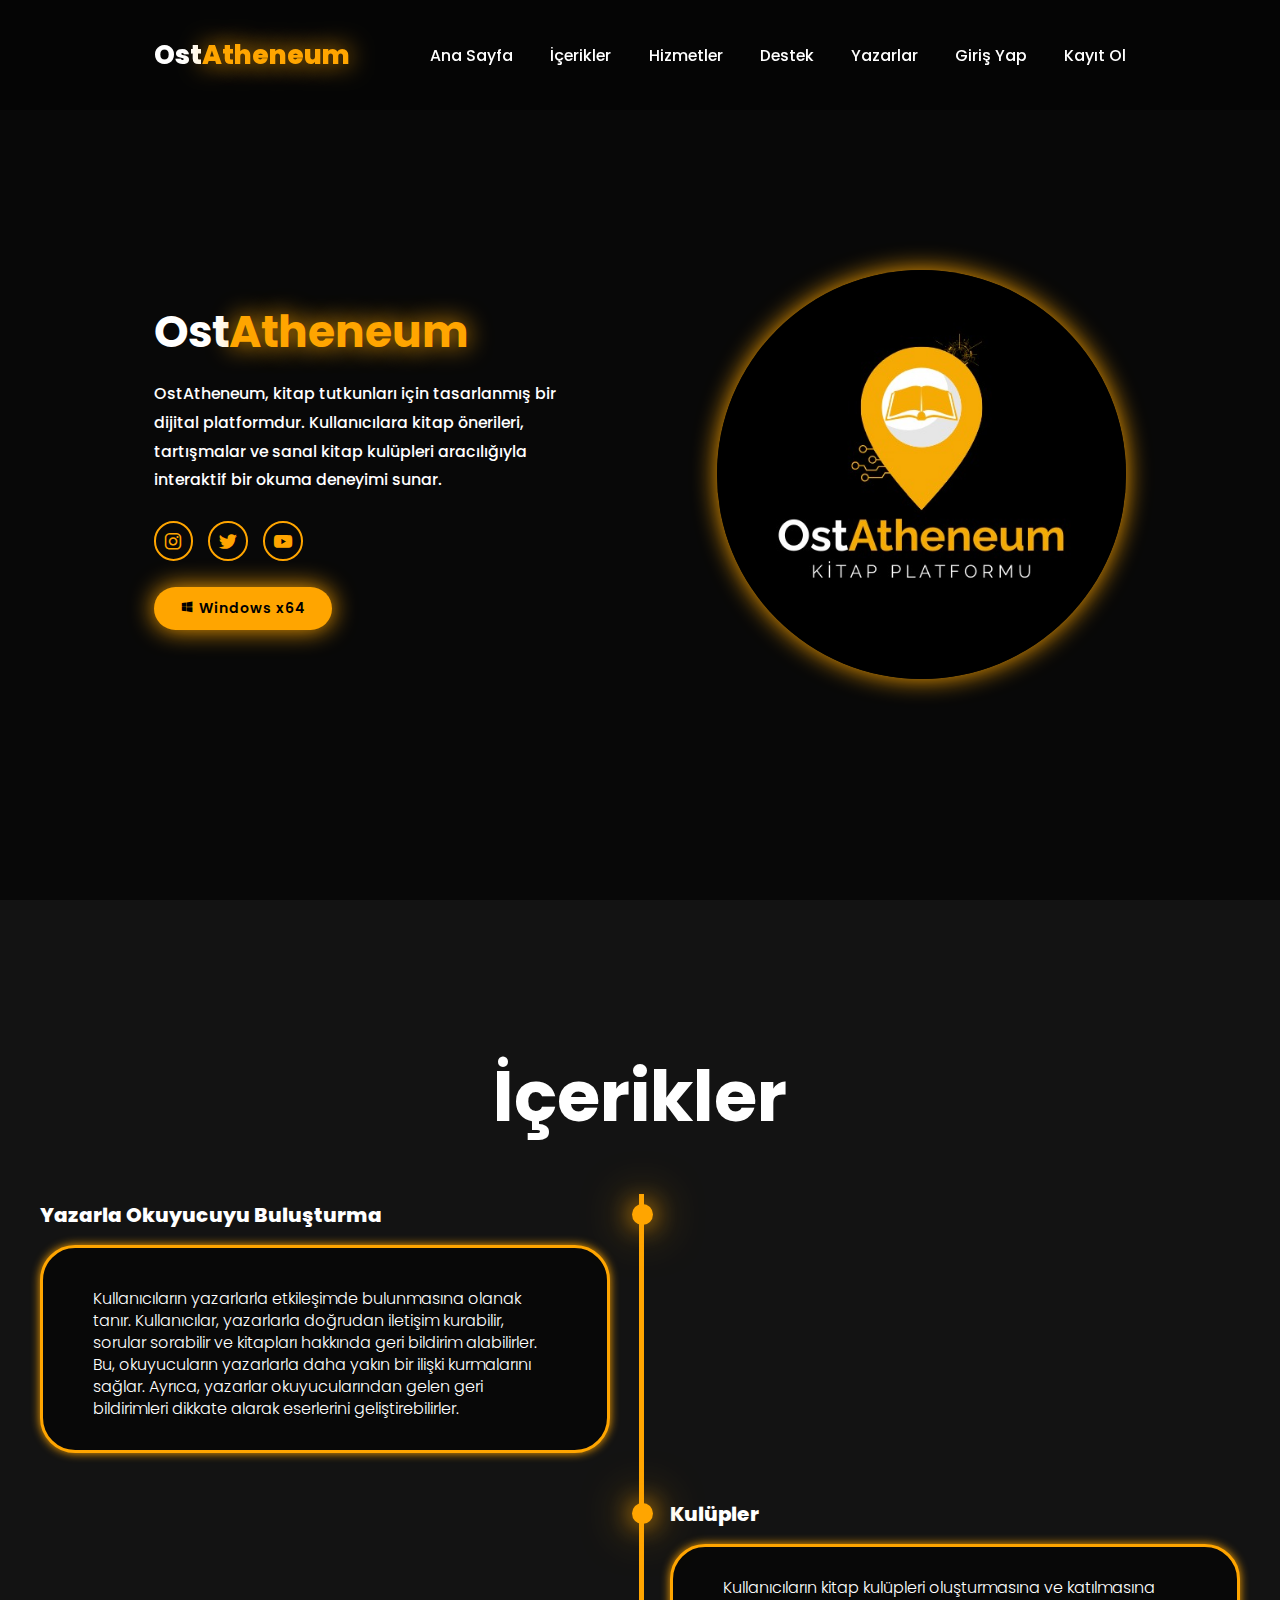
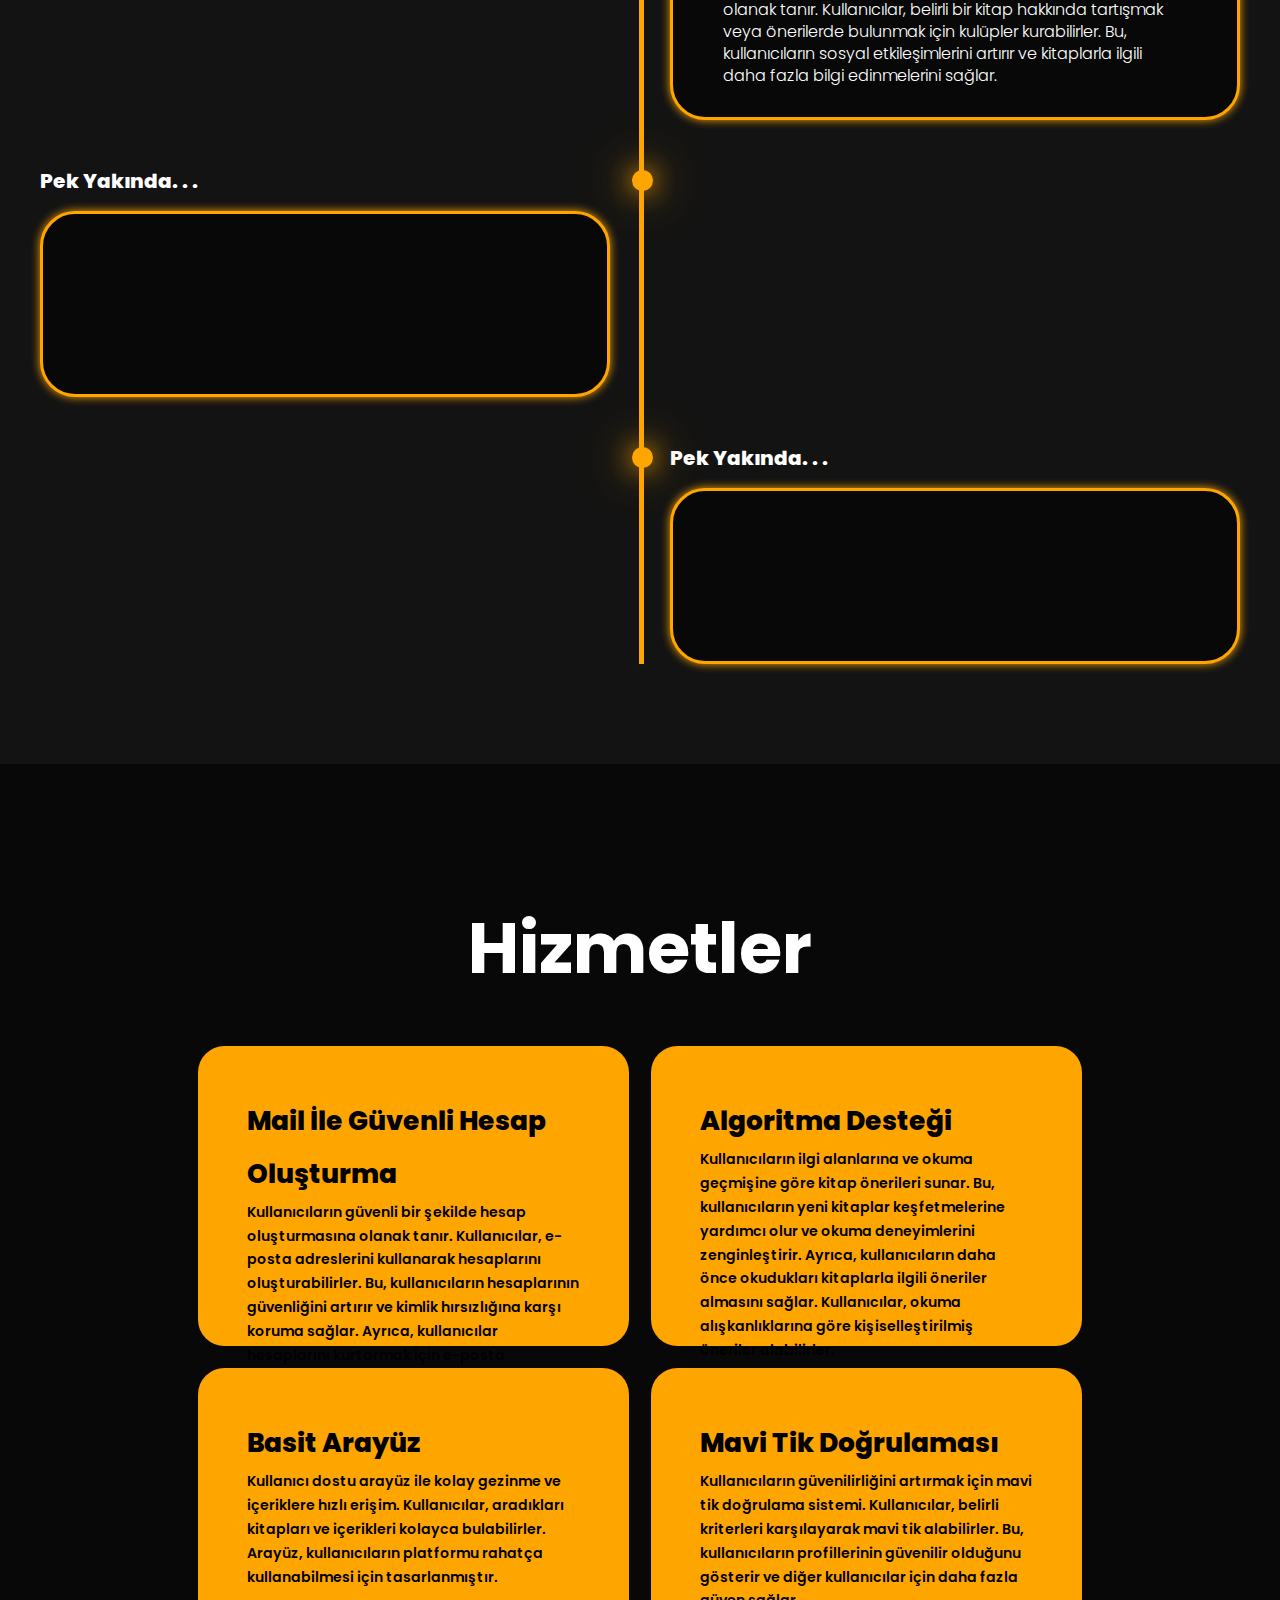
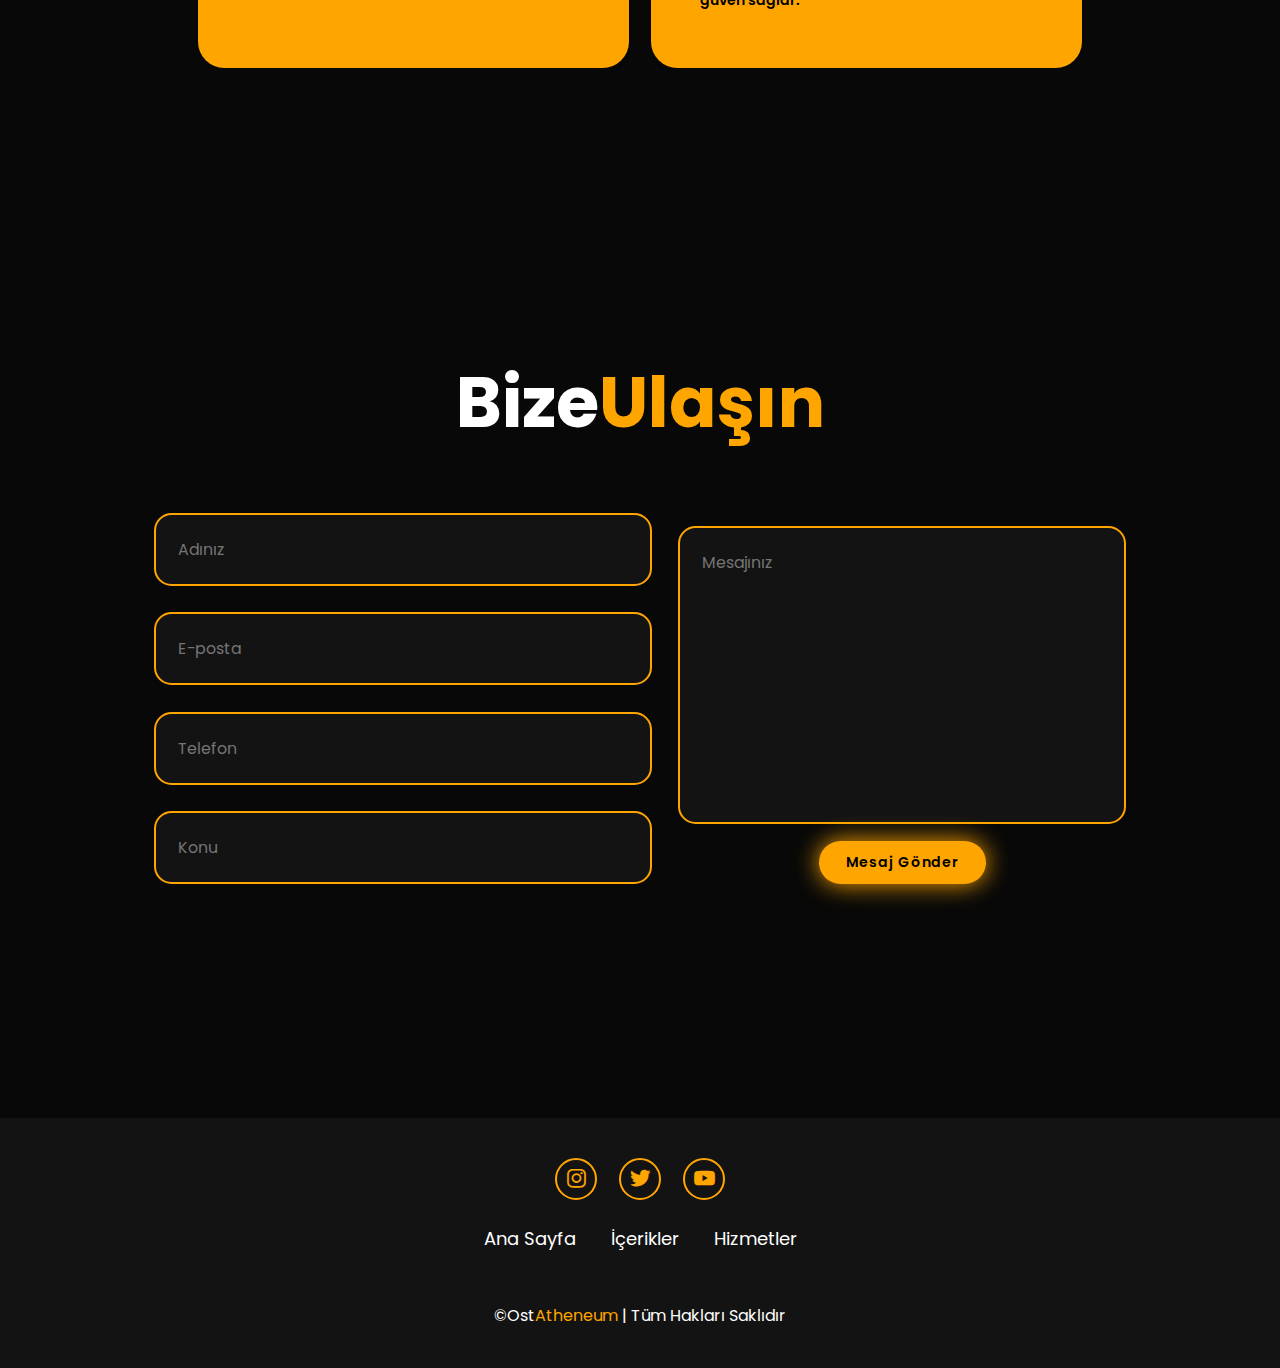
<file: index.html>
<!DOCTYPE html>
<html lang="en">
  <head>
    <meta charset="UTF-8" />

    <meta name="viewport" content="width=device-width, initial-scale=1.0" />

    <title>OstAtheneum</title>

    <link rel="shortcut icon" href="img/logo.jpg" type="image/x-icon" />

    <link rel="stylesheet" href="style.css  " />

    <link
      href="https://unpkg.com/boxicons@2.1.4/css/boxicons.min.css"
      rel="stylesheet"
    />
  </head>
  <body>
    <!-- HEADER START -->
    <header class="header">
      <a href="#home" class="logo">Ost<span>Atheneum</span> </a>

      <i class="bx bx-menu" id="menu-icon"></i>

      <nav class="navbar">
        <a href="#home" class="active">Ana Sayfa</a>
        <a href="#education">İçerikler</a>
        <a href="#services">Hizmetler</a>
        <a href="#contact">Destek</a>
        <a href="yazarlar.html">Yazarlar</a>
        <a href="giriş.html">Giriş Yap</a>
        <a href="kayıt.html">Kayıt Ol</a>
      </nav>
    </header>
    <!-- HEADER END -->

    <!-- HOME START -->
    <section class="home" id="home">
      <div class="home-content">
        <h1>Ost<span class="ath">Atheneum</span></h1>
        <h3 class="text-animation"><span></span></h3>
        <p>
          OstAtheneum, kitap
          tutkunları için
          tasarlanmış bir dijital
          platformdur.
          Kullanıcılara kitap
          önerileri, tartışmalar
          ve sanal kitap
          kulüpleri aracılığıyla
          interaktif bir okuma
          deneyimi sunar.
        </p>

        <div class="social-icons">
          <a href="https://www.instagram.com/ostatheneum?utm_source=ig_web_button_share_sheet&igsh=ZDNlZDc0MzIxNw==" target="_blank"> <i class="bx bxl-instagram"></i> </a>
          <a href="https://x.com/OstAtheneum" target="_blank"> <i class="bx bxl-twitter"></i> </a>
          <a href="https://www.youtube.com/@OstAtheneum" target="_blank"> <i class="bx bxl-youtube"></i> </a>
        </div>

        <div class="btn-group">
          <a href="#" class="btn" ><i class="bx bxl-windows"></i> Windows x64</a>
          
        </div>
      </div>

      <div class="home-img">
        <img src="img/logo.jpg" alt="" />
      </div>
    </section>
    <!-- HOME END -->

    <!-- EDUCATION START -->
    <section class="education" id="education">
      <h2 class="heading">İçerikler</h2>

      <div class="timeline-items">
        <div class="timeline-item">
          <div class="timeline-dot"></div>
          <div class="timeline-date">Yazarla Okuyucuyu Buluşturma</div>
          <div class="timeline-content">
            <h3></h3>
            <p>
              Kullanıcıların yazarlarla etkileşimde bulunmasına olanak tanır.
              Kullanıcılar, yazarlarla doğrudan iletişim kurabilir, sorular sorabilir ve kitapları hakkında geri bildirim alabilirler.
              Bu, okuyucuların yazarlarla daha yakın bir ilişki kurmalarını sağlar.
              Ayrıca, yazarlar okuyucularından gelen geri bildirimleri dikkate alarak eserlerini geliştirebilirler.
            </p>
          </div>
        </div>

        <div class="timeline-item">
          <div class="timeline-dot"></div>
          <div class="timeline-date">Kulüpler</div>
          <div class="timeline-content">
            <!-- <h3>Kulüpler</h3> -->
            <p>
              Kullanıcıların kitap kulüpleri oluşturmasına ve katılmasına olanak tanır.
              Kullanıcılar, belirli bir kitap hakkında tartışmak veya önerilerde bulunmak için kulüpler kurabilirler.
              Bu, kullanıcıların sosyal etkileşimlerini artırır ve kitaplarla ilgili daha fazla bilgi edinmelerini sağlar.
            </p>
          </div>
        </div>

        <div class="timeline-item">
          <div class="timeline-dot"></div>
          <div class="timeline-date">Pek Yakında. . .</div>
          <div class="timeline-content">
            <h3></h3>
            <p><br>
              <br>
              <br>
              <br>
              <br>
            </p>
              
          </div>
        </div>

        <div class="timeline-item">
          <div class="timeline-dot"></div>
          <div class="timeline-date">Pek Yakında. . .</div>
          <div class="timeline-content">
            <p>
              <br>
              <br>
              <br>
              <br>
              <br>
            </p>
          </div>
        </div>
      </div>
    </section>
    <!-- EDUCATION END -->

    <!-- SERVICES START -->
    <section id="services" class="services">
      <h2 class="heading">Hizmetler</h2>

      <div class="services-container">
        <div class="service-box">
          <div class="service-info">
            <h4>Mail İle Güvenli Hesap Oluşturma</h4>
            <p>
              Kullanıcıların güvenli bir şekilde hesap oluşturmasına olanak tanır.
              Kullanıcılar, e-posta adreslerini kullanarak hesaplarını oluşturabilirler.
              Bu, kullanıcıların hesaplarının güvenliğini artırır ve kimlik hırsızlığına karşı koruma sağlar.
              Ayrıca, kullanıcılar hesaplarını kurtarmak için e-posta adreslerini kullanabilirler.
            </p>
          </div>
        </div>

        <div class="service-box">
          <div class="service-info">
            <h4>Algoritma Desteği</h4>
            <p>
              Kullanıcıların ilgi alanlarına ve okuma geçmişine göre kitap önerileri sunar.
              Bu, kullanıcıların yeni kitaplar keşfetmelerine yardımcı olur ve okuma deneyimlerini zenginleştirir.
              Ayrıca, kullanıcıların daha önce okudukları kitaplarla ilgili öneriler almasını sağlar.
              Kullanıcılar, okuma alışkanlıklarına göre kişiselleştirilmiş öneriler alabilirler.
            </p>
          </div>
        </div>

        <div class="service-box">
          <div class="service-info">
            <h4>Basit Arayüz</h4>
            <p>
              Kullanıcı dostu arayüz ile kolay gezinme ve içeriklere hızlı erişim.
              Kullanıcılar, aradıkları kitapları ve içerikleri kolayca bulabilirler.
              Arayüz, kullanıcıların platformu rahatça kullanabilmesi için tasarlanmıştır.
            </p>
          </div>
        </div>

        <div class="service-box">
          <div class="service-info">
            <h4>Mavi Tik Doğrulaması</h4>
            <p>
              Kullanıcıların güvenilirliğini artırmak için mavi tik doğrulama
              sistemi.
              Kullanıcılar, belirli kriterleri karşılayarak mavi tik alabilirler.
              Bu, kullanıcıların profillerinin güvenilir olduğunu gösterir ve diğer kullanıcılar için daha fazla güven sağlar.
            </p>
          </div>
        </div>
      </div>
    </section>
    <!-- SERVICES END -->

    <!-- TESTIMONIALS START -->
    
    <!-- TESTIMONIALS END -->

    <!-- CONTACT START -->
    <section class="contact" id="contact">
      <h2 class="heading">Bize<span>Ulaşın</span></h2>

      <form action="#">
        <div class="input-group">
          <div class="input-box">
            <input type="text" placeholder="Adınız" required />
            <input type="email" placeholder="E-posta" />
          </div>

          <div class="input-box">
            <input type="number" placeholder="Telefon" required />
            <input type="text" placeholder="Konu" />
          </div>
        </div>

        <div class="input-group-2">
          <textarea
            placeholder="Mesajınız"
            id=""
            cols="30"
            rows="10"
          ></textarea>
          <input type="submit" value="Mesaj Gönder" class="btn" />
        </div>
      </form>
    </section>
    <!-- CONTACT END -->

    <!-- FOOTER START -->
    <footer class="footer">
      <div class="social">
        <a href="https://www.instagram.com/ostatheneum?utm_source=ig_web_button_share_sheet&igsh=ZDNlZDc0MzIxNw==" target="blank"> <i class="bx bxl-instagram"></i> </a>
        <a href="https://x.com/OstAtheneum" target="_blank"> <i class="bx bxl-twitter"></i> </a>
        <a href="https://www.youtube.com/@OstAtheneum" target="_blank"> <i class="bx bxl-youtube"></i> </a>

      </div>

      <ul class="list">
        <li>
          <a href="#home">Ana Sayfa</a>
        </li>
        <li>
          <a href="#education">İçerikler</a>
        </li>
        <li>
          <a href="#services">Hizmetler</a>
        </li>
        <!-- <li>
          <a href="#testimonials">Yazarlar</a>
        </li> -->
      </ul>

      <p class="copyright">
        &copy;Ost<span>Atheneum</span> | Tüm Hakları Saklıdır
      </p>
    </footer>
    <!-- FOOTER END -->

    <script src="script.js"></script>
  </body>
</html>
</file>
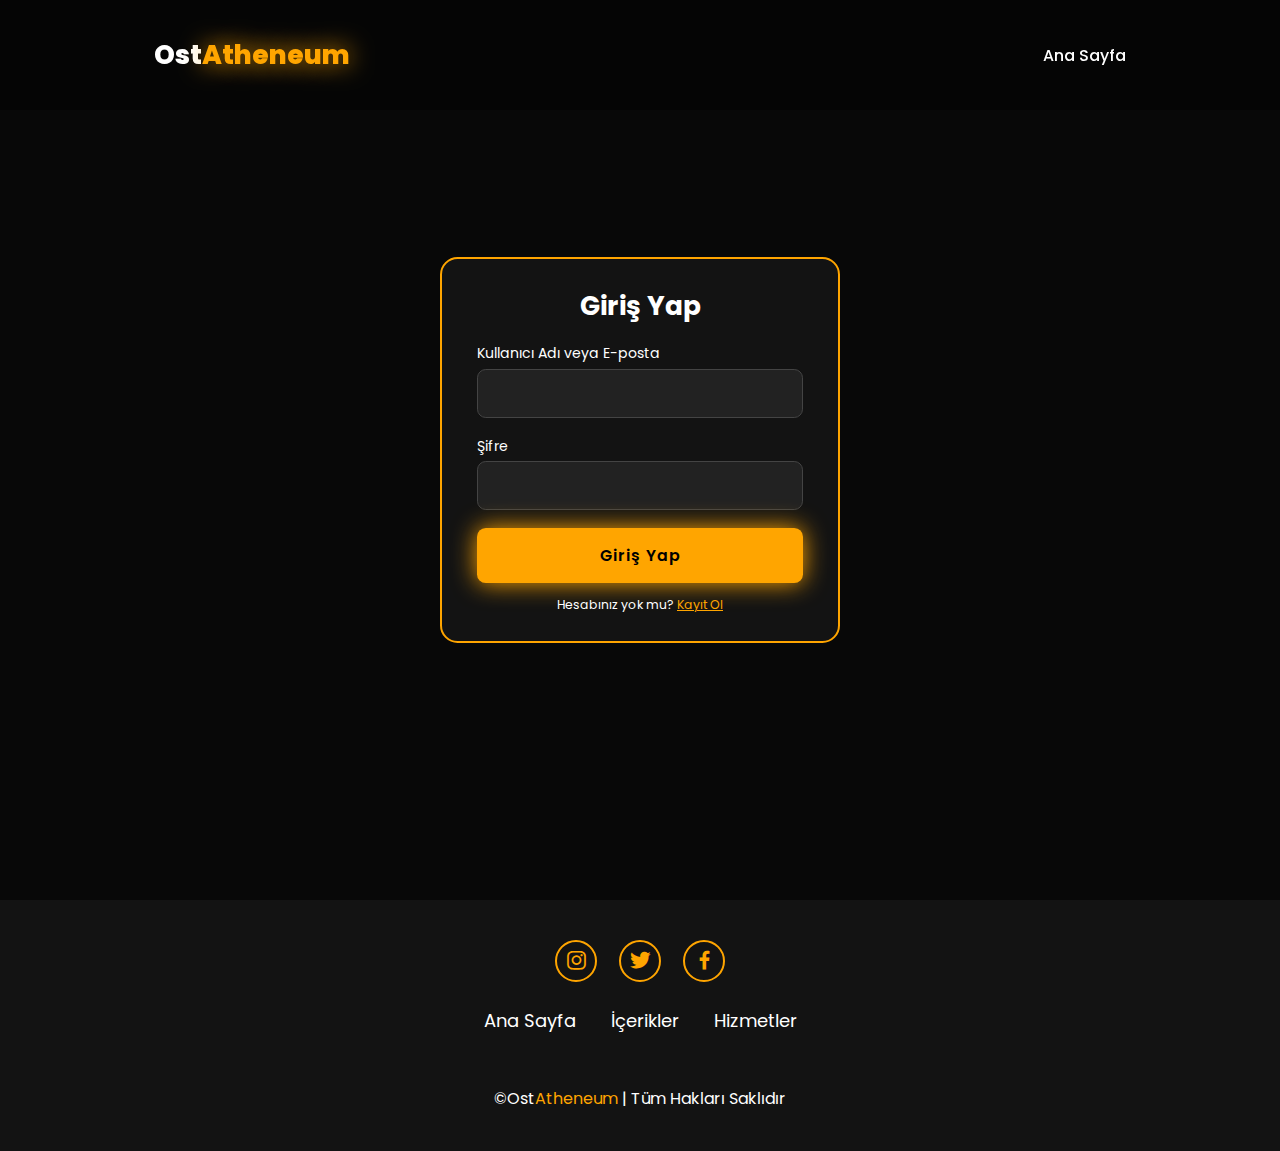
<file: giriş.html>
<!DOCTYPE html>
<html lang="en">
<head>
    <meta charset="UTF-8">
    <meta name="viewport" content="width=device-width, initial-scale=1.0">
    <title>Giriş Yap - OstAtheneum</title>
    <link rel="shortcut icon" href="img/logo.jpg" type="image/x-icon" />
    <link rel="stylesheet" href="style.css"> 
    <link
    href="https://unpkg.com/boxicons@2.1.4/css/boxicons.min.css"
    rel="stylesheet"
  />
    <style>
        /* Giriş yap sayfasına özel stiller (temaya uyumlu olacak şekilde) */
        .auth-section {
            display: flex;
            justify-content: center;
            align-items: center;
            min-height: 100vh;
            background-color: var(--bg-color);
        }

        .auth-container {
            background-color: var(--second-bg-color);
            border-radius: 2rem;
            padding: 3rem 4rem;
            width: 400px;
            text-align: center;
            border: 2px solid var(--main-color);
        }

        .auth-container h2 {
            font-size: 3rem;
            color: var(--text-color);
            margin-bottom: 2rem;
        }

        .auth-container .form-group {
            margin-bottom: 2rem;
            text-align: left;
        }

        .auth-container .form-group label {
            display: block;
            font-size: 1.6rem;
            color: var(--text-color);
            margin-bottom: 0.5rem;
        }

        .auth-container .form-group input {
            width: 100%;
            padding: 1.5rem;
            font-size: 1.6rem;
            color: var(--text-color);
            background-color: #222;
            border-radius: 1rem;
            border: 1px solid #444;
            box-sizing: border-box;
        }

        .auth-container .form-group input:focus {
            border-color: var(--main-color);
            outline: none;
        }

        .auth-container .btn {
            width: 100%;
            padding: 1.5rem;
            font-size: 1.8rem;
            font-weight: 600;
            color: black;
            background-color: var(--main-color);
            border-radius: 1rem;
            cursor: pointer;
            transition: background-color 0.3s ease;
        }

        .auth-container .btn:hover {
            background-color: #ff8c00;
        }

        .auth-container .auth-link {
            margin-top: 1.5rem;
            font-size: 1.4rem;
            color: var(--text-color);
        }

        .auth-container .auth-link a {
            color: var(--main-color);
            text-decoration: underline;
        }
    </style>
</head>
<body>
    <section class="auth-section">
        <div class="auth-container">
            <h2>Giriş Yap</h2>
            <form action="/login" method="POST"> <div class="form-group">
                    <label for="username">Kullanıcı Adı veya E-posta</label>
                    <input type="text" id="username" name="username" required>
                </div>
                <div class="form-group">
                    <label for="password">Şifre</label>
                    <input type="password" id="password" name="password" required>
                </div>
                
                <button type="submit" class="btn">Giriş Yap</button>
                <p class="auth-link">Hesabınız yok mu? <a href="kayıt.html">Kayıt Ol</a></p>
            </form>
        </div>
    </section>
    <footer class="footer">
        <div class="social">
          <a href="https://www.instagram.com/ostatheneum?utm_source=ig_web_button_share_sheet&igsh=ZDNlZDc0MzIxNw==" target="blank"> <i class="bx bxl-instagram"></i> </a>
          <a href="https://x.com/OstAtheneum" target="_blank"> <i class="bx bxl-twitter"></i> </a>
          <a href="#" target="_blank"> <i class="bx bxl-facebook"></i> </a>
        </div>
    
        <ul class="list">
          <li>
            <a href="#home">Ana Sayfa</a>
          </li>
          <li>
            <a href="#education">İçerikler</a>
          </li>
          <li>
            <a href="#services">Hizmetler</a>
          </li>
        </ul>
    
        <p class="copyright">
          &copy;Ost<span>Atheneum</span> | Tüm Hakları Saklıdır
        </p>
      </footer>
    <header class="header">
        <a href="index.html" class="logo">Ost<span>Atheneum</span> </a>

        <nav class="navbar">
            <a href="index.html" class="active">Ana Sayfa</a>
            </nav>
    </header>
</body>
</html>
</file>
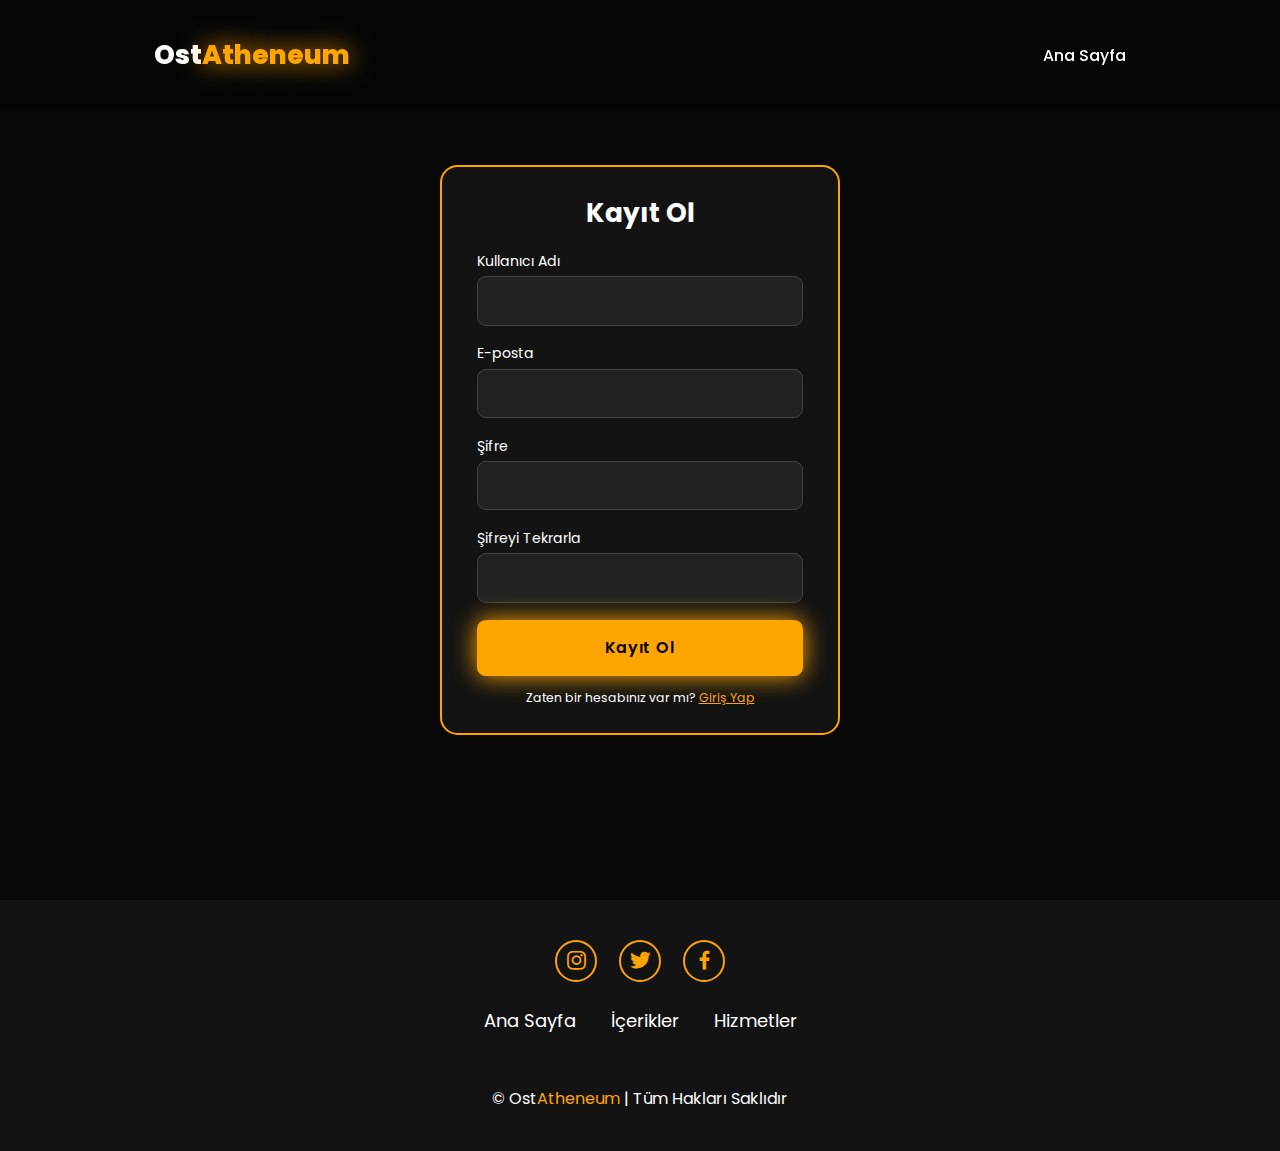
<file: kayıt.html>
<!DOCTYPE html>
<html lang="en">
<head>
    <meta charset="UTF-8">
    <meta name="viewport" content="width=device-width, initial-scale=1.0">
    <title>Kayıt Ol - OstAtheneum</title>
    <link rel="shortcut icon" href="img/logo.jpg" type="image/x-icon" />
    <link rel="stylesheet" href="style.css"> 
    <link
    href="https://unpkg.com/boxicons@2.1.4/css/boxicons.min.css"
    rel="stylesheet"
  />
    <style>
        /* Kayıt ol sayfasına özel stiller (temaya uyumlu olacak şekilde) */
        .auth-section {
            display: flex;
            justify-content: center;
            align-items: center;
            min-height: 100vh;
            background-color: var(--bg-color);
        }

        .auth-container {
            background-color: var(--second-bg-color);
            border-radius: 2rem;
            padding: 3rem 4rem;
            width: 400px;
            text-align: center;
            border: 2px solid var(--main-color);
        }

        .auth-container h2 {
            font-size: 3rem;
            color: var(--text-color);
            margin-bottom: 2rem;
        }

        .auth-container .form-group {
            margin-bottom: 2rem;
            text-align: left;
        }

        .auth-container .form-group label {
            display: block;
            font-size: 1.6rem;
            color: var(--text-color);
            margin-bottom: 0.5rem;
        }

        .auth-container .form-group input {
            width: 100%;
            padding: 1.5rem;
            font-size: 1.6rem;
            color: var(--text-color);
            background-color: #222;
            border-radius: 1rem;
            border: 1px solid #444;
            box-sizing: border-box;
        }

        .auth-container .form-group input:focus {
            border-color: var(--main-color);
            outline: none;
        }

        .auth-container .btn {
            width: 100%;
            padding: 1.5rem;
            font-size: 1.8rem;
            font-weight: 600;
            color: black;
            background-color: var(--main-color);
            border-radius: 1rem;
            cursor: pointer;
            transition: background-color 0.3s ease;
        }

        .auth-container .btn:hover {
            background-color: #ff8c00;
        }

        .auth-container .auth-link {
            margin-top: 1.5rem;
            font-size: 1.4rem;
            color: var(--text-color);
        }

        .auth-container .auth-link a {
            color: var(--main-color);
            text-decoration: underline;
        }
    </style>
</head>
<body>
    <section class="auth-section">
        <div class="auth-container">
            <h2>Kayıt Ol</h2>
            <form action="/register" method="POST"> <div class="form-group">
                    <label for="new_username">Kullanıcı Adı</label>
                    <input type="text" id="new_username" name="new_username" required>
                </div>
                <div class="form-group">
                    <label for="new_email">E-posta</label>
                    <input type="email" id="new_email" name="new_email" required>
                </div>
                <div class="form-group">
                    <label for="new_password">Şifre</label>
                    <input type="password" id="new_password" name="new_password" required>
                </div>
                <div class="form-group">
                    <label for="confirm_password">Şifreyi Tekrarla</label>
                    <input type="password" id="confirm_password" name="confirm_password" required>
                </div>
                <button type="submit" class="btn">Kayıt Ol</button>
                <p class="auth-link">Zaten bir hesabınız var mı? <a href="giriş.html">Giriş Yap</a></p>
            </form>
        </div>
    </section>
    <footer class="footer">
        <div class="social">
          <a href="https://www.instagram.com/ostatheneum?utm_source=ig_web_button_share_sheet&igsh=ZDNlZDc0MzIxNw==" target="blank"> <i class="bx bxl-instagram"></i> </a>
          <a href="https://x.com/OstAtheneum" target="_blank"> <i class="bx bxl-twitter"></i> </a>
          <a href="#" target="_blank"> <i class="bx bxl-facebook"></i> </a>
        </div>
    
        <ul class="list">
          <li>
            <a href="#home">Ana Sayfa</a>
          </li>
          <li>
            <a href="#education">İçerikler</a>
          </li>
          <li>
            <a href="#services">Hizmetler</a>
          </li>
        </ul>
    
        <p class="copyright">
          &copy; Ost<span>Atheneum</span> | Tüm Hakları Saklıdır
        </p>
      </footer>
    <header class="header">
        <a href="proje.html" class="logo">Ost<span>Atheneum</span> </a>

        <nav class="navbar">
            <a href="proje.html" class="active">Ana Sayfa</a>
            </nav>
    </header>

</body>
</html>
</file>
<file: style.css>
/* RESET CSS START */
@import url("https://fonts.googleapis.com/css2?family=Poppins:ital,wght@0,100;0,200;0,300;0,400;0,500;0,600;0,700;0,800;0,900;1,100;1,200;1,300;1,400;1,500;1,600;1,700;1,800;1,900&display=swap");

* {
  margin: 0;
  padding: 0;
  box-sizing: border-box;
  text-decoration: none;
  border: none;
  outline: none;
  scroll-behavior: smooth;
  font-family: "Poppins", sans-serif;
}

:root {
  --bg-color: #080808;
  --second-bg-color: #131313;
  --text-color: #fff;
  --main-color: orange;
}

html {
  font-size: 60%;
  overflow-x: hidden;
}

body {
  background-color: var(--bg-color);
  color: var(--text-color);
}

span {
  color: var(--main-color);
}

section {
  min-height: 100vh;
  padding: 10rem 12% 10rem;
}
/* RESET CSS END */

/* HEADER START */
.header {
  position: fixed;
  top: 0;
  left: 0;
  width: 100%;
  padding: 4rem 12% 4rem;
  background-color: rgba(0, 0, 0, 0.3);
  backdrop-filter: blur(10px);
  display: flex;
  justify-content: space-between;
  align-items: center;
  z-index: 5;
}

.logo {
  font-size: 3rem;
  color: var(--text-color);
  font-weight: 800;
  cursor: pointer;
  transition: 0.3s ease-in-out;
}

.logo:hover {
  transform: scale(1.1);
}

.logo span {
  text-shadow: 0 0 25px var(--main-color);
}

.navbar a {
  font-size: 1.8rem;
  color: var(--text-color);
  margin-left: 4rem;
  font-weight: 500;
  transition: 0.3s ease;
  border-bottom: 3px solid transparent;
}

.navbar a:hover,
.navbar a:active {
  color: var(--main-color);
  border-bottom: 3px solid var(--main-color);
}

#menu-icon {
  font-size: 3.6rem;
  color: var(--main-color);
  display: none;
}
/* HEADER END */

/* HOME START */
.home {
  display: flex;
  justify-content: center;
  align-items: center;
  gap: 15rem;
}
.ath {
  text-shadow: 0 0 25px var(--main-color);
}
.home-content {
  display: flex;
  flex-direction: column;
  align-items: baseline;
  justify-content: center;
  text-align: left;
  margin-top: 3rem;
  
}

.home-content h1 {
  font-size: 7rem;
  font-weight: 700;
  margin-top: 1.5rem;
  line-height: 1;
}

.home-content h3 {
  margin-bottom: 2rem;
  margin-top: 1rem;
  font-size: 3.5rem;
}

.home-img {
  border-radius: 50%;
}

.home-img img {
  width: 32vw;
  position: relative;
  top: 3rem;
  border-radius: 50%;
  box-shadow: 0 0 25px var(--main-color);
  cursor: pointer;
  transition: 0.4s ease-in-out;
}

.home-img img:hover {
  box-shadow: 0 0 25px var(--main-color), 0 0 50px var(--main-color),
    0 0 100px var(--main-color);
}

.home-content p {
  font-size: 1.5rem;
  font-weight: 500;
  line-height: 1.8;
  max-width: 1000px;
}

.social-icons a {
  display: inline-flex;
  justify-content: center;
  align-items: center;
  width: 4.5rem;
  height: 4.5rem;
  background-color: transparent;
  border: 2px solid var(--main-color);
  font-size: 2.5rem;
  border-radius: 50%;
  color: var(--main-color);
  margin: 3rem 1.5rem 3rem 0;
  transition: 300ms ease-in-out;
}

.social-icons a:hover {
  color: var(--text-color);
  transform: scale(1.3) translateY(-5px);
  box-shadow: 0 0 25px var(--main-color);
  background-color: var(--main-color);
}

.btn {
  display: inline-block;
  padding: 1rem 2.8rem;
  background-color: var(--main-color);
  box-shadow: 0 0 25px var(--main-color);
  border-radius: 4rem;
  font-size: 1.6rem;
  color: black;
  border: 2px solid transparent;
  letter-spacing: 0.1rem;
  font-weight: 600;
  cursor: pointer;
  transition: 300ms ease-in-out;
}

.btn:hover {
  transform: scale(1.05);
  box-shadow: 0 0 50px var(--main-color);
}

.btn-group {
  display: flex;
  align-items: center;
  gap: 1.5rem;
}

.btn-group a:nth-of-type(2) {
  background-color: black;
  color: var(--main-color);
  border: 2px solid var(--main-color);
  box-shadow: 0 0 25px transparent;
}

.btn-group a:nth-of-type(2):hover {
  box-shadow: 0 0 25px var(--main-color);
  background-color: var(--main-color);
  color: black;
}

.text-animation {
  font-size: 34px;
  font-weight: 600;
  min-width: 280px;
}

.text-animation span {
  position: relative;
}

.text-animation span::before {
  content: "";
  color: var(--main-color);
  animation: words 20s infinite;
}

.text-animation span::after {
  content: "";
  background-color: var(--bg-color);
  height: 100%;
  width: calc(100% + 8px);
  position: absolute;
  right: -8px;
  border-left: 3px solid var(--bg-color);
  animation: cursor 0.6s infinite, typing 20s steps(14) infinite;
}

@keyframes cursor {
  to {
    border-left: 2px solid var(--main-color);
  }
}

@keyframes words {
  0%,
  20% {
    content: "Yeni Nesil Kitap Dünyasına Hoşgeldin";
  }

  21%,
  40% {
    content: "Aradığın Kitaplar Ve Yazarlar Burada";
  }

  41%,
  60% {
    content: "Yeni Nesil Kitap Dünyasına Hoşgeldin";
  }

  61%,
  80% {
    content: "Aradığın Kitaplar Ve Yazarlar Burada";
  }

  81%,
  100% {
    content: "Yeni Nesil Kitap Dünyasına Hoşgeldin";
  }

}

@keyframes typing {
  /* 5, 10, 15, 20, 25, 30, 35, 40 .... 95 */
  10%,
  15%,
  30%,
  35%,
  50%,
  55%,
  70%,
  75%,
  90%,
  95% {
    width: 0;
  }

  5%,
  20%,
  25%,
  40%,
  45%,
  60%,
  65%,
  80%,
  85% {
    width: calc(100% + 8px);
  }
}
/* HOME END */

/* EDUCATION START */
.heading {
  font-size: 8rem;
  text-align: center;
  margin: 5rem 0;
}

.education {
  background-color: var(--second-bg-color);
  padding: 100px 15px;
}

.timeline-items {
  max-width: 1200px;
  margin: auto;
  display: flex;
  flex-wrap: wrap;
  position: relative;
}

.timeline-items::before {
  content: "";
  position: absolute;
  width: 5px;
  height: 100%;
  background-color: var(--main-color);
  left: calc(50% - 1px);
}

.timeline-item {
  margin-bottom: 40px;
  width: 100%;
  position: relative;
}

.timeline-item:last-child {
  margin-bottom: 0;
}

.timeline-item:nth-child(odd) {
  padding-right: calc(50% + 30px);
}

.timeline-item:nth-child(even) {
  padding-left: calc(50% + 30px);
}

.timeline-dot {
  height: 21px;
  width: 21px;
  background-color: var(--main-color);
  box-shadow: 0 0 25px var(--main-color), 0 0 50px var(--main-color);
  position: absolute;
  left: calc(50% - 8px);
  border-radius: 50%;
  top: 10px;
}

.timeline-date {
  font-size: 20px;
  font-weight: 800;
  color: #fff;
  margin: 6px 0 15px;
}

.timeline-content {
  background-color: var(--bg-color);
  border: 3px solid var(--main-color);
  padding: 30px 50px;
  border-radius: 4rem;
  box-shadow: 0 0 10px var(--main-color);
  cursor: pointer;
  transition: 0.3s ease-in-out;
}

.timeline-content:hover {
  box-shadow: 0 0 25px var(--main-color);
  transform: scale(1.05);
}

.timeline-content h3 {
  font-size: 20px;
  color: #fff;
  margin: 0 0 10px;
  font-weight: 500;
}

.timeline-content p {
  color: #fff;
  font-size: 16px;
  font-weight: 300;
  line-height: 22px;
}

::-webkit-scrollbar {
  width: 15px;
}

::-webkit-scrollbar-thumb {
  background-color: var(--main-color);
  border-radius: 4rem;
}

::-webkit-scrollbar-track {
  background-color: var(--bg-color);
  width: 50px;
}
/* EDUCATION END */

/* SERVICES START */
.services {
  background-color: var(--bg-color);
  color: black;
}

.services h2 {
  color: #fff;
  margin-bottom: 5rem;
}

.services-container {
  display: grid;
  grid-template-columns: repeat(2, 1fr);
  align-items: center;
  gap: 2.5rem;
}

.service-box {
  background-color: var(--main-color);
  height: 300px;
  border-radius: 3rem;
  border: 5px solid transparent;
  cursor: pointer;
  transition: 0.4s ease-in-out;
}

.service-box:hover {
  background-color: #fff;
  color: #000;
  border: 5px solid var(--main-color);
  transform: scale(1.03);
}

.service-box .service-info {
  display: flex;
  flex-direction: column;
  text-align: left;
  max-height: 200px;
  justify-content: left;
  align-items: baseline;
  padding: 5rem 5rem;
}

.service-info h4 {
  font-size: 3rem;
  font-weight: 800;
  line-height: 2;
}

.service-info p {
  font-size: 1.6rem;
  font-weight: 600;
  max-height: 100px;
  line-height: 1.7;
  margin: auto;
}
/* SERVICES END */

/* TESTIMONIALS START */
.testimonials {
  background-color: var(--second-bg-color);
}

.testimonials-box {
  background-size: cover;
  display: flex;
  align-items: center;
  justify-content: center;
  flex-direction: column;
}

.testimonials-box img {
  width: 15rem;
  border-radius: 50%;
  border: 3px solid var(--main-color);
  box-shadow: 0 0 25px var(--main-color);
}

.wrapper {
  display: grid;
  grid-template-columns: repeat(3, 1fr);
  gap: 3rem;
}

.testimonial-item {
  min-height: 550px;
  max-width: 450px;
  background-color: rgba(0, 0, 0, 0.7);
  border: 3px solid rgba(238, 238, 238, 0.2);
  border-radius: 2rem;
  margin: 0 2rem;
  padding: 30px 60px;
  cursor: pointer;
  display: flex;
  flex-direction: column;
  justify-content: center;
  align-items: center;
  text-align: center;
  gap: 1.5rem;
  color: #fff;
  transition: 0.4s ease-in-out;
}

.testimonial-item:hover {
  border: 3px solid var(--main-color);
  box-shadow: 0 0 50px var(--main-color);
}

.testimonial-item h2 {
  font-size: 2.8rem;
}

.testimonial-item p {
  font-size: 1.3rem;
}

.bxs-star {
  color: gold;
  font-size: 2rem;
}

.testimonial-item:nth-child(2) {
  border: 3px solid var(--main-color);
  box-shadow: 0 0 50px var(--main-color);
  transform: scale(1.1);
  animation: lighting 1s infinite alternate;
}

@keyframes lighting {
  0% {
    box-shadow: 0 0 10px var(--main-color);
  }
  100% {
    box-shadow: 0 0 50px var(--main-color);
  }
}
/* TESTIMONIALS END */

/* CONTACT START */
.contact {
  background-color: var(--bg-color);
}

.contact form {
  display: flex;
  justify-content: center;
  align-items: center;
  gap: 3rem;
  margin: 5rem auto;
  text-align: center;
}

.contact form .input-box {
  display: flex;
  justify-content: center;
  flex-wrap: wrap;
}

.contact form .input-box input,
.contact form textarea {
  width: 100%;
  padding: 2.5rem;
  font-size: 1.8rem;
  color: var(--text-color);
  background-color: var(--second-bg-color);
  border-radius: 2rem;
  border: 2px solid var(--main-color);
  margin: 1.5rem 0;
  resize: none;
}

input[type="number"]::-webkit-inner-spin-button,
input[type="number"]::-webkit-outer-spin-button {
  -webkit-appearance: none;
  margin: 0;
}

input[type="number"] {
  -moz-appearance: textfield;
}
/* CONTACT END */

/* FOOTER START */
.footer {
  position: relative;
  bottom: 0;
  width: 100%;
  padding: 40px 0;
  background-color: var(--second-bg-color);
}

.footer .social {
  text-align: center;
  padding-bottom: 25px;
  color: var(--main-color);
}

.footer .social a {
  font-size: 25px;
  color: var(--main-color);
  border: 2px solid var(--main-color);
  width: 42px;
  height: 42px;
  line-height: 42px;
  display: inline-block;
  text-align: center;
  border-radius: 50%;
  margin: 0 10px;
  transition: 0.3s ease-in-out;
}

.footer .social a:hover {
  transform: scale(1.2) translateY(-10px);
  background-color: var(--main-color);
  color: black;
  box-shadow: 0 0 25px var(--main-color);
}

.footer ul {
  margin-top: 0;
  padding: 0;
  font-size: 18px;
  line-height: 1.6;
  margin-bottom: 0;
  text-align: center;
}

.footer ul li a {
  color: #fff;
  border-bottom: 3px solid transparent;
  transition: 0.3s ease-in-out;
}

.footer ul li a:hover {
  border-bottom: 3px solid var(--main-color);
  color: var(--main-color);
}

.footer ul li {
  display: inline-block;
  padding: 0 15px;
}

.footer .copyright {
  margin-top: 50px;
  text-align: center;
  color: #fff;
  font-size: 16px;
}
/* FOOTER END */

/* MEDIA QUERIES START */
@media (max-width: 1285px) {
  html {
    font-size: 55%;
  }

  .services-container {
    padding-bottom: 7rem;
    grid-template-columns: repeat(2, 1fr);
    margin: 0 5rem;
  }
}

@media (max-width: 991px) {
  header {
    padding: 2rem 3%;
  }

  section {
    padding: 10rem 3% 2rem;
  }

  .timeline-items::before {
    left: 7px;
  }

  .timeline-item:nth-child(odd) {
    padding-right: 0;
    text-align: left;
  }

  .timeline-item:nth-child(odd),
  .timeline-item:nth-child(even) {
    padding-left: 37px;
  }

  .timeline-dot {
    left: 0;
  }

  .services {
    padding-bottom: 7rem;
  }

  .testimonials .wrapper {
    grid-template-columns: repeat(1, 1fr);
  }

  .contact form {
    flex-direction: column;
  }

  .footer {
    padding: 2rem 3%;
  }
}

@media (max-width: 895px) {
  #menu-icon {
    display: block;
    cursor: pointer;
  }

  .navbar {
    position: absolute;
    top: 100%;
    right: 0;
    display: none;
    width: 50%;
    padding: 1rem 3%;
    background-color: rgba(0, 0, 0, 0.8);
    backdrop-filter: blur(20px);
    border-bottom-left-radius: 2rem;
    border-left: 2px solid var(--main-color);
    border-bottom: 2px solid var(--main-color);
  }

  .navbar a {
    display: block;
    font-size: 2rem;
    margin: 3rem 0;
    color: #fff;
  }

  .navbar.active {
    display: block;
  }

  .home {
    flex-direction: column-reverse;
    margin: 5rem 4rem;
  }

  .home-content h3 {
    font-size: 2.6rem;
  }

  .home-content h1 {
    font-size: 8rem;
    margin-top: 3rem;
  }

  .home-content p {
    max-width: 600px;
  }

  .home-img img {
    width: 56vw;
  }

  .services h2 {
    margin-bottom: 3rem;
  }

  .services-container {
    grid-template-columns: repeat(1, 1fr);
  }
}

@media (max-width: 575px) {
  .header a {
    font-size: 2.2rem;
  }

  .home {
    gap: 5rem;
    width: 100%;
    margin: 0;
  }

  .home-content h1 {
    font-size: 5rem;
    margin-bottom: 5rem;
  }

  .home-content h3 {
    font-size: 3.5rem;
  }

  .text-animation span {
    display: block;
    font-size: 2.8rem;
    margin-bottom: 2.5rem;
  }

  .text-animation span::after {
    content: "";
    background-color: var(--bg-color);
    width: calc(100% + 8px);
    height: 100%;
    position: absolute;
    border-left: 3px solid var(--bg-color);
    right: -8px;
    animation: cursor 0.6s infinite, typing 20s steps(14) infinite;
  }

  .home-content p {
    font-size: 2rem;
  }

  .home-content .social-icons,
  .btn-group {
    margin: 0 auto;
  }

  .home-content .social-icons a {
    width: 6rem;
    height: 6rem;
  }

  .home-content .btn-group .btn {
    font-size: 2rem;
  }

  .education {
    width: 100%;
  }

  .education h2 {
    font-size: 6rem;
  }

  h2.heading {
    font-size: 4.5rem !important;
  }

  .services-container {
    margin: 0;
  }

  .service-info {
    padding: 0rem 2rem;
  }

  .service-info h4 {
    line-height: 1;
    margin-bottom: 14px;
  }

  .service-info p {
    font-size: 1.7rem;
    line-height: 1;
  }

  .testimonial-item:nth-child(2) {
    border: none;
    box-shadow: none;
    transform: scale(1);
    animation: none;

    min-height: 550px;
    max-width: 450px;
    background-color: rgba(0, 0, 0, 0.7);
    border: 3px solid rgba(238, 238, 238, 0.2);
    border-radius: 2rem;
    margin: 0 2rem;
    padding: 30px 60px;
    cursor: pointer;
    display: flex;
    flex-direction: column;
    justify-content: center;
    align-items: center;
    text-align: center;
    gap: 1.5rem;
    color: #fff;
    transition: 0.4s ease-in-out;
  }

  .testimonial-item:hover {
    border: 3px solid var(--main-color);
    box-shadow: 0 0 50px var(--main-color);
  }
}

@media screen and (min-width: 769px) and (max-width: 1024px) {
  .navbar a {
    font-size: 1.5rem;
  }

  .home-content h1 {
    font-size: 5rem;
  }

  .home-content p {
    font-size: 1.8rem;
    margin: 0;
  }

  .home-content h3 {
    font-size: 2.4rem;
  }

  .services-container {
    margin: 0;
  }

  .service-info {
    padding: 0rem 2rem;
  }

  .service-info h4 {
    line-height: 1;
    margin-bottom: 14px;
  }

  .service-info p {
    font-size: 1.8rem;
    line-height: 1;
  }
}

@media screen and (min-width: 1025px) {
  .home-content h1 {
    font-size: 5rem;
  }

  .home-content p {
    font-size: 1.8rem;
    margin: 0;
  }

  .home-content h3 {
    font-size: 2.5rem;
  }
}
/* MEDIA QUERIES END */

/*574,
 575 - 767,
  768 - 991,
   992 - 1023,
    1024 - 1199,
     1200 */
</file>
